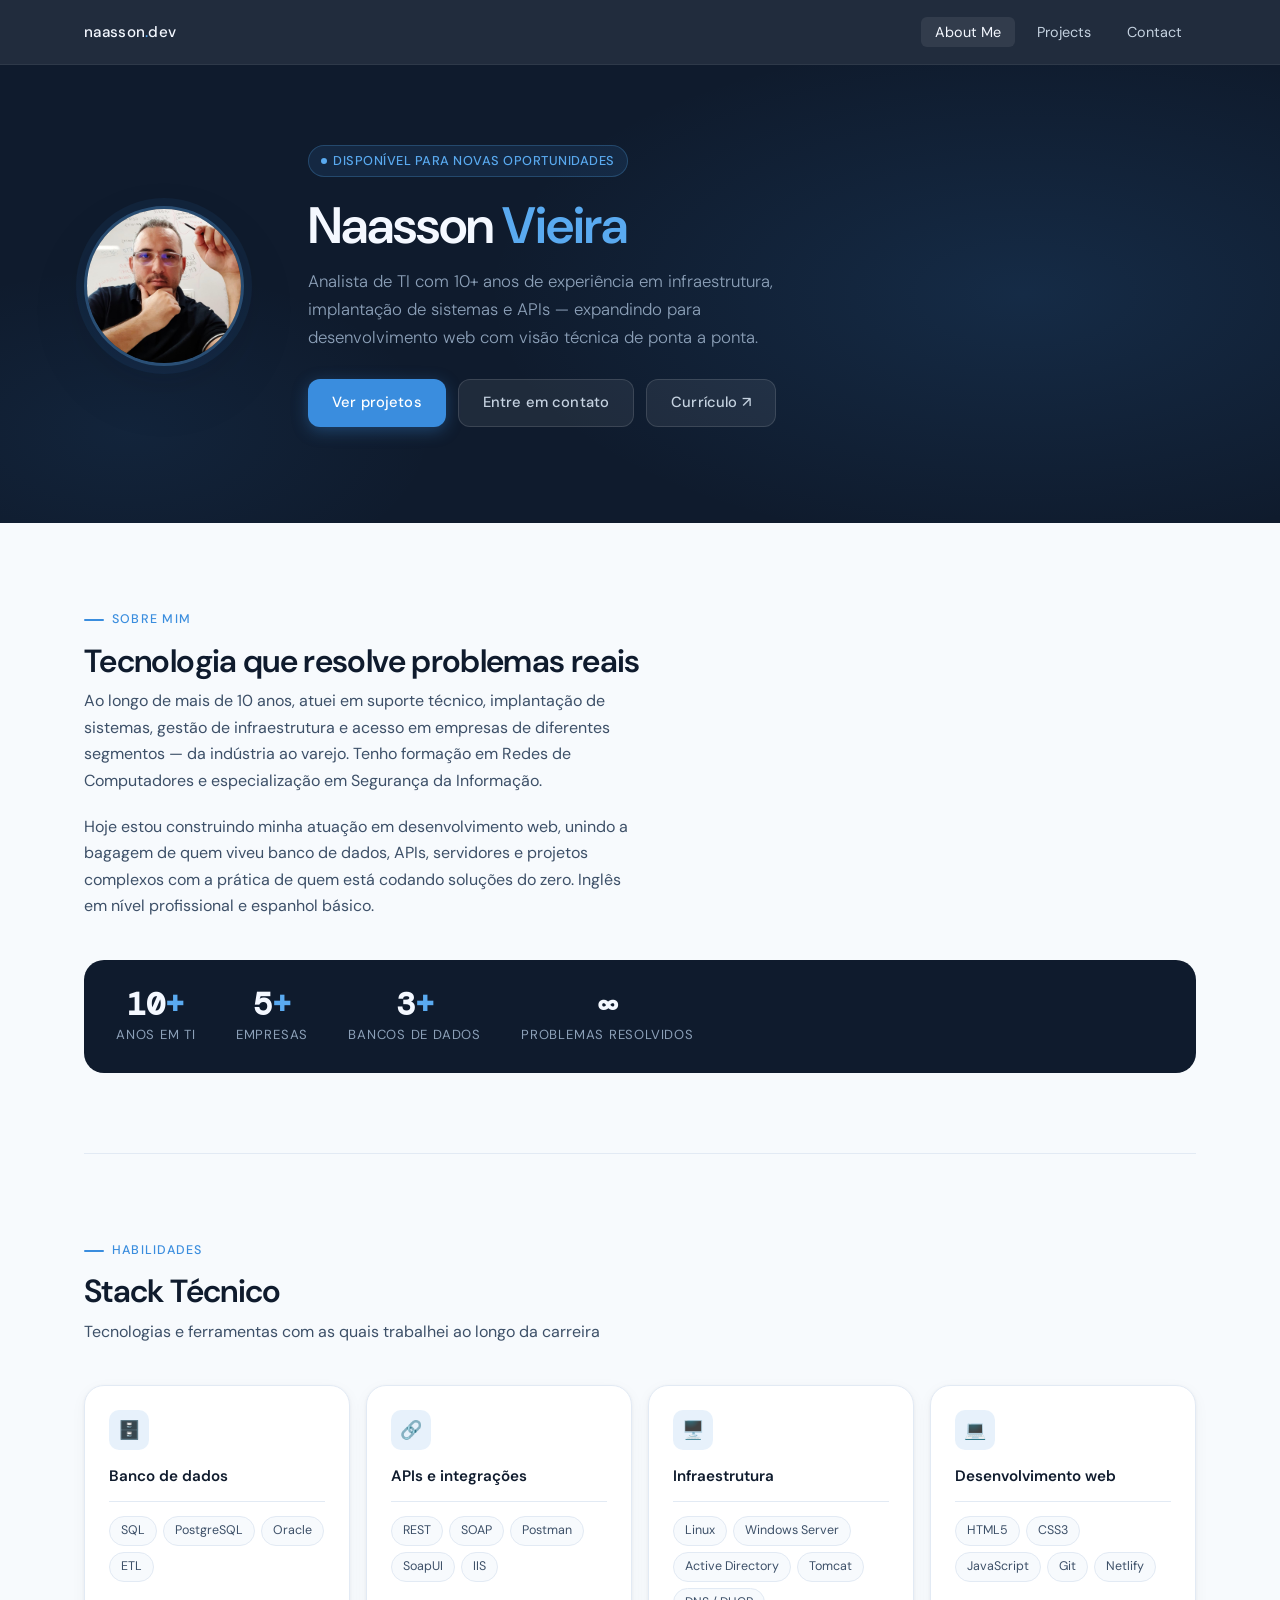
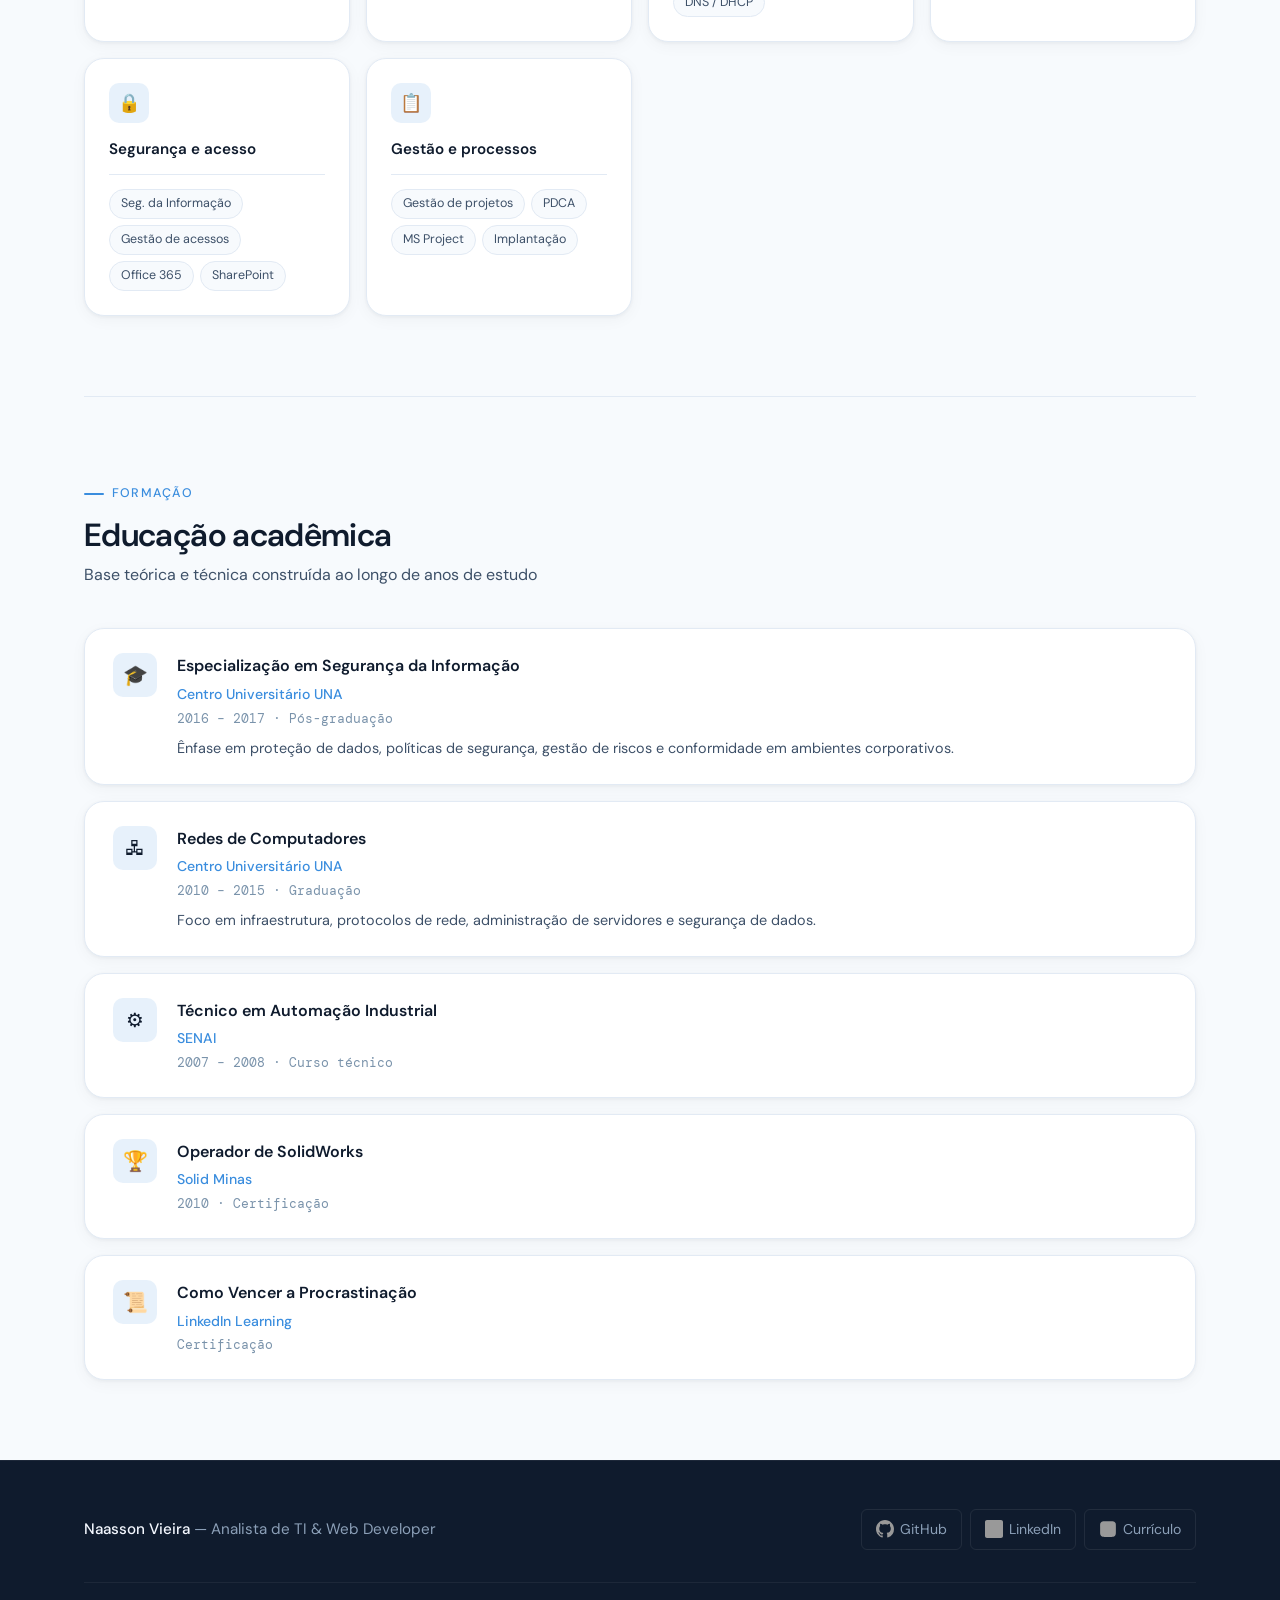
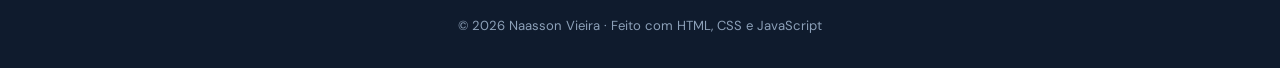
<file: index.html>
<!DOCTYPE html>
<html lang="pt-BR">
<head>
  <meta charset="UTF-8">
  <meta name="viewport" content="width=device-width, initial-scale=1.0">
  <meta name="description" content="Naasson Vieira — Analista de TI com 8 anos de experiência em infraestrutura, APIs e desenvolvimento web.">
  <title>Naasson Vieira | About Me</title>
  <link rel="stylesheet" href="style.css">
</head>
<body>

  <!-- ── Navigation ────────────────────────────────────── -->
  <nav class="nav">
    <div class="container nav-inner">
      <span class="nav-logo">naasson<span>.</span>dev</span>
      <ul class="nav-links">
        <li><a href="index.html" class="active">About Me</a></li>
        <li><a href="projects.html">Projects</a></li>
        <li><a href="contact.html">Contact</a></li>
      </ul>
    </div>
  </nav>

  <!-- ── Hero ──────────────────────────────────────────── -->
  <section class="hero">
    <div class="container hero-inner">

      <div class="hero-avatar fade-up">
        <img src="./img/naasson.jpg" alt="Naasson Vieira">
      </div>

      <div class="hero-text">
        <div class="hero-badge fade-up">Disponível para novas oportunidades</div>
        <h1 class="fade-up">Naasson <span>Vieira</span></h1>
        <p class="hero-sub fade-up">
          Analista de TI com 10+ anos de experiência em infraestrutura, implantação de sistemas e APIs —
          expandindo para desenvolvimento web com visão técnica de ponta a ponta.
        </p>
        <div class="hero-cta fade-up">
          <a href="projects.html" class="btn btn-primary">Ver projetos</a>
          <a href="contact.html" class="btn btn-ghost">Entre em contato</a>
          <a href="https://drive.google.com/file/d/1AeGUwHYbzQUqMaveAZDWxjcj-wySji8x/view?usp=drive_link"
             target="_blank" rel="noopener" class="btn btn-ghost">Currículo ↗</a>
        </div>
      </div>

    </div>
  </section>

  <!-- ── Main Content ───────────────────────────────────── -->
  <main>
    <div class="container">

      <!-- About Me -->
      <section class="page-section">
        <p class="section-label">Sobre mim</p>
        <h2 class="section-title">Tecnologia que resolve problemas reais</h2>
        <p class="section-desc" style="margin-bottom:20px">
          Ao longo de mais de 10 anos, atuei em suporte técnico, implantação de sistemas, gestão de
          infraestrutura e acesso em empresas de diferentes segmentos — da indústria ao varejo. Tenho
          formação em Redes de Computadores e especialização em Segurança da Informação.
        </p>
        <p class="section-desc">
          Hoje estou construindo minha atuação em desenvolvimento web, unindo a bagagem de quem viveu
          banco de dados, APIs, servidores e projetos complexos com a prática de quem está codando
          soluções do zero. Inglês em nível profissional e espanhol básico.
        </p>

        <!-- Stats -->
        <div class="stats-bar">
          <div class="stat-item">
            <div class="stat-number">10<span>+</span></div>
            <div class="stat-label">Anos em TI</div>
          </div>
          <div class="stat-item">
            <div class="stat-number">5<span>+</span></div>
            <div class="stat-label">Empresas</div>
          </div>
          <div class="stat-item">
            <div class="stat-number">3<span>+</span></div>
            <div class="stat-label">Bancos de dados</div>
          </div>
          <div class="stat-item">
            <div class="stat-number">∞</div>
            <div class="stat-label">Problemas resolvidos</div>
          </div>
        </div>
      </section>

      <!-- Skills -->
      <section class="page-section" id="skills">
        <p class="section-label">Habilidades</p>
        <h2 class="section-title">Stack Técnico</h2>
        <p class="section-desc">Tecnologias e ferramentas com as quais trabalhei ao longo da carreira</p>

        <div class="skills-grid">

          <div class="skill-card fade-up">
            <div class="skill-card-icon">🗄️</div>
            <div class="skill-card-title">Banco de dados</div>
            <div class="skill-tags">
              <span class="skill-tag">SQL</span>
              <span class="skill-tag">PostgreSQL</span>
              <span class="skill-tag">Oracle</span>
              <span class="skill-tag">ETL</span>
            </div>
          </div>

          <div class="skill-card fade-up">
            <div class="skill-card-icon">🔗</div>
            <div class="skill-card-title">APIs e integrações</div>
            <div class="skill-tags">
              <span class="skill-tag">REST</span>
              <span class="skill-tag">SOAP</span>
              <span class="skill-tag">Postman</span>
              <span class="skill-tag">SoapUI</span>
              <span class="skill-tag">IIS</span>
            </div>
          </div>

          <div class="skill-card fade-up">
            <div class="skill-card-icon">🖥️</div>
            <div class="skill-card-title">Infraestrutura</div>
            <div class="skill-tags">
              <span class="skill-tag">Linux</span>
              <span class="skill-tag">Windows Server</span>
              <span class="skill-tag">Active Directory</span>
              <span class="skill-tag">Tomcat</span>
              <span class="skill-tag">DNS / DHCP</span>
            </div>
          </div>

          <div class="skill-card fade-up">
            <div class="skill-card-icon">💻</div>
            <div class="skill-card-title">Desenvolvimento web</div>
            <div class="skill-tags">
              <span class="skill-tag">HTML5</span>
              <span class="skill-tag">CSS3</span>
              <span class="skill-tag">JavaScript</span>
              <span class="skill-tag">Git</span>
              <span class="skill-tag">Netlify</span>
            </div>
          </div>

          <div class="skill-card fade-up">
            <div class="skill-card-icon">🔒</div>
            <div class="skill-card-title">Segurança e acesso</div>
            <div class="skill-tags">
              <span class="skill-tag">Seg. da Informação</span>
              <span class="skill-tag">Gestão de acessos</span>
              <span class="skill-tag">Office 365</span>
              <span class="skill-tag">SharePoint</span>
            </div>
          </div>

          <div class="skill-card fade-up">
            <div class="skill-card-icon">📋</div>
            <div class="skill-card-title">Gestão e processos</div>
            <div class="skill-tags">
              <span class="skill-tag">Gestão de projetos</span>
              <span class="skill-tag">PDCA</span>
              <span class="skill-tag">MS Project</span>
              <span class="skill-tag">Implantação</span>
            </div>
          </div>

        </div>
      </section>

      <!-- Formação -->
      <section class="page-section" id="formacao">
        <p class="section-label">Formação</p>
        <h2 class="section-title">Educação acadêmica</h2>
        <p class="section-desc">Base teórica e técnica construída ao longo de anos de estudo</p>

        <div class="edu-grid">

          <div class="edu-card fade-up">
            <div class="edu-icon">🎓</div>
            <div class="edu-content">
              <div class="edu-title">Especialização em Segurança da Informação</div>
              <div class="edu-institution">Centro Universitário UNA</div>
              <div class="edu-period">2016 – 2017 · Pós-graduação</div>
              <p class="edu-desc">Ênfase em proteção de dados, políticas de segurança, gestão de riscos e conformidade em ambientes corporativos.</p>
            </div>
          </div>

          <div class="edu-card fade-up">
            <div class="edu-icon">🖧</div>
            <div class="edu-content">
              <div class="edu-title">Redes de Computadores</div>
              <div class="edu-institution">Centro Universitário UNA</div>
              <div class="edu-period">2010 – 2015 · Graduação</div>
              <p class="edu-desc">Foco em infraestrutura, protocolos de rede, administração de servidores e segurança de dados.</p>
            </div>
          </div>

          <div class="edu-card fade-up">
            <div class="edu-icon">⚙️</div>
            <div class="edu-content">
              <div class="edu-title">Técnico em Automação Industrial</div>
              <div class="edu-institution">SENAI</div>
              <div class="edu-period">2007 – 2008 · Curso técnico</div>
            </div>
          </div>

          <div class="edu-card fade-up">
            <div class="edu-icon">🏆</div>
            <div class="edu-content">
              <div class="edu-title">Operador de SolidWorks</div>
              <div class="edu-institution">Solid Minas</div>
              <div class="edu-period">2010 · Certificação</div>
            </div>
          </div>

          <div class="edu-card fade-up">
            <div class="edu-icon">📜</div>
            <div class="edu-content">
              <div class="edu-title">Como Vencer a Procrastinação</div>
              <div class="edu-institution">LinkedIn Learning</div>
              <div class="edu-period">Certificação</div>
            </div>
          </div>

        </div>
      </section>

    </div><!-- /container -->
  </main>

  <!-- ── Footer ─────────────────────────────────────────── -->
  <footer class="site-footer">
    <div class="container">
      <div class="footer-inner">
        <p class="footer-brand"><strong>Naasson Vieira</strong> — Analista de TI & Web Developer</p>
        <div class="footer-links">
          <a href="https://github.com/naassonvs" target="_blank" rel="noopener">
            <img src="./img/github.svg" alt=""> GitHub
          </a>
          <a href="https://linkedin.com/in/naassonsilva/" target="_blank" rel="noopener">
            <img src="./img/LinkedIn_icon.svg" alt=""> LinkedIn
          </a>
          <a href="https://drive.google.com/file/d/1AeGUwHYbzQUqMaveAZDWxjcj-wySji8x/view?usp=drive_link" target="_blank" rel="noopener">
            <img src="./img/google-drive.svg" alt=""> Currículo
          </a>
        </div>
      </div>
      <p class="footer-copy">&copy; 2026 Naasson Vieira · Feito com HTML, CSS e JavaScript</p>
    </div>
  </footer>

</body>
</html>
</file>
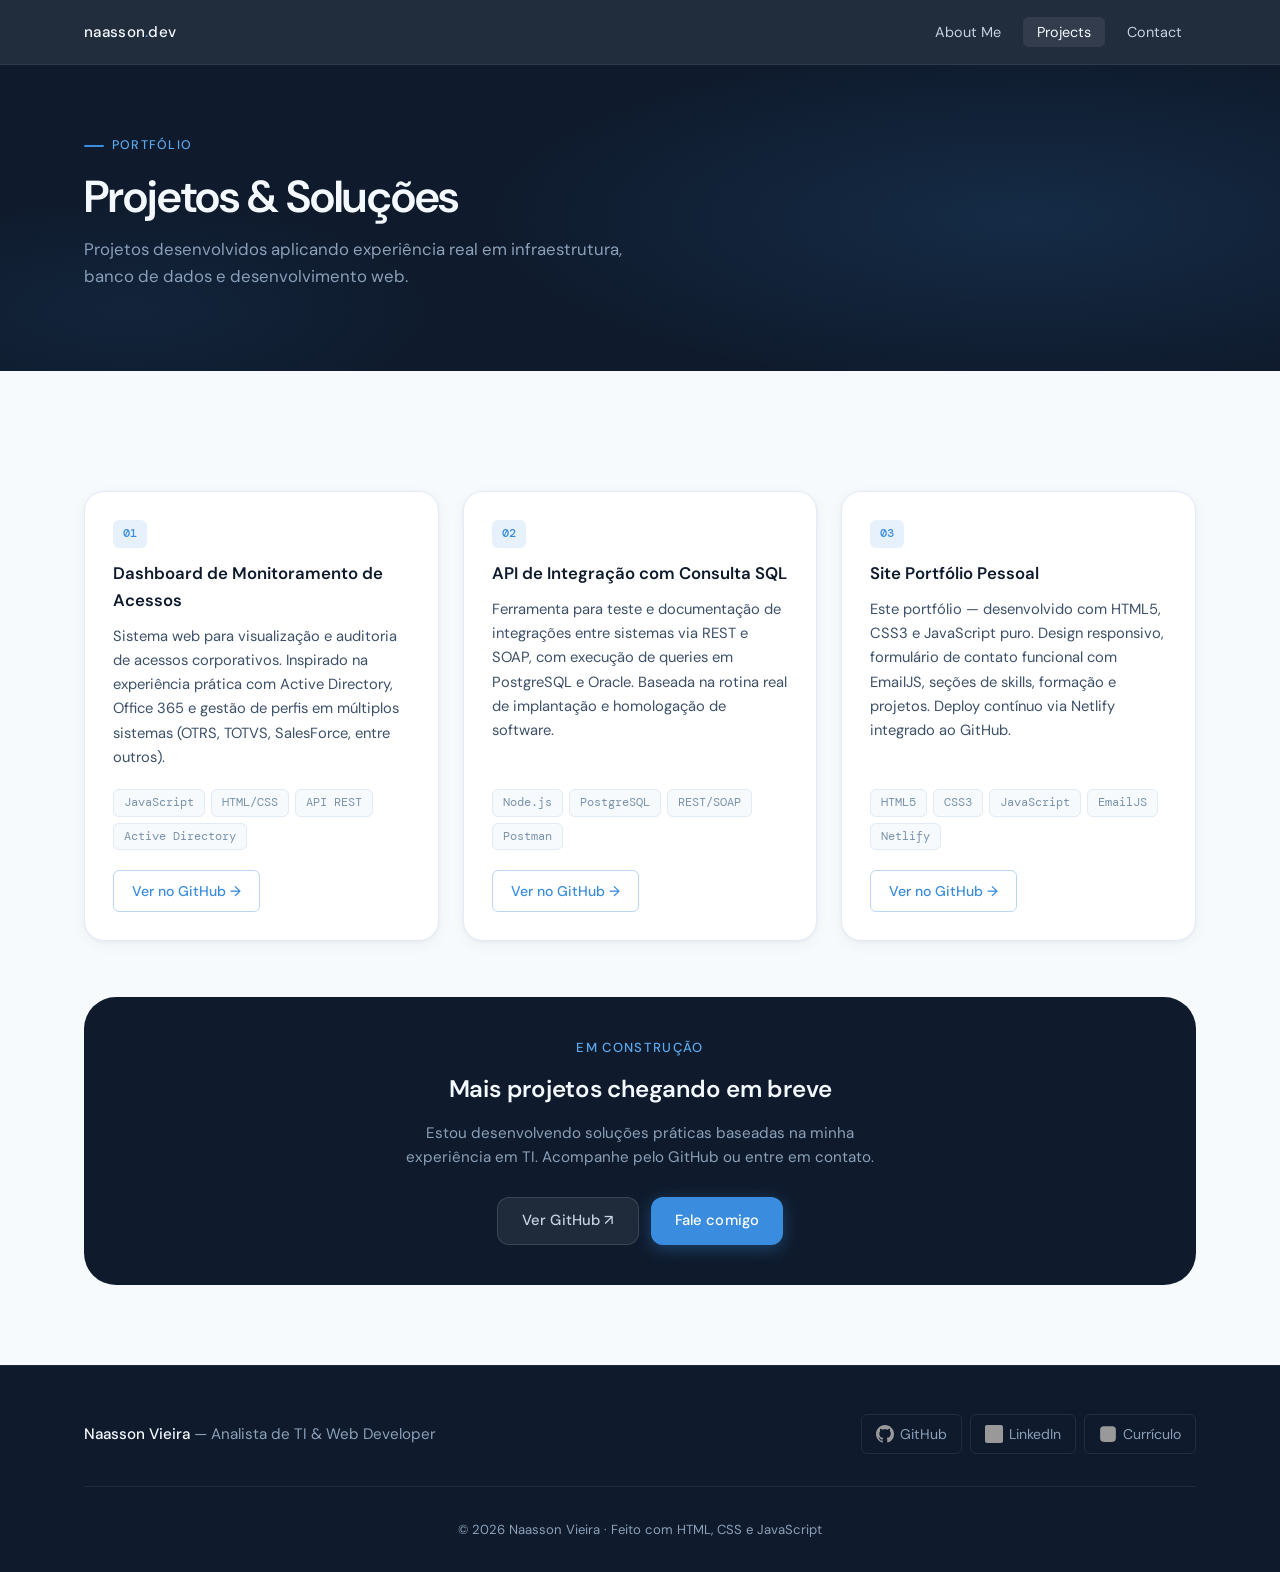
<file: projects.html>
<!DOCTYPE html>
<html lang="pt-BR">
<head>
  <meta charset="UTF-8">
  <meta name="viewport" content="width=device-width, initial-scale=1.0">
  <meta name="description" content="Projetos de Naasson Vieira — soluções em TI e desenvolvimento web.">
  <title>Naasson Vieira | Projects</title>
  <link rel="stylesheet" href="style.css">
</head>
<body>

  <!-- ── Navigation ────────────────────────────────────── -->
  <nav class="nav">
    <div class="container nav-inner">
      <span class="nav-logo">naasson<span>.</span>dev</span>
      <ul class="nav-links">
        <li><a href="index.html">About Me</a></li>
        <li><a href="projects.html" class="active">Projects</a></li>
        <li><a href="contact.html">Contact</a></li>
      </ul>
    </div>
  </nav>

  <!-- ── Page Hero ─────────────────────────────────────── -->
  <section class="hero" style="padding:64px 0 80px">
    <div class="container">
      <p class="section-label" style="color:var(--blue-light); margin-bottom:16px">Portfólio</p>
      <h1 style="font-size:clamp(1.8rem,4vw,2.8rem);font-weight:600;color:var(--white);letter-spacing:-.02em;margin-bottom:12px">
        Projetos & Soluções
      </h1>
      <p style="color:var(--slate);font-size:1.05rem;max-width:560px;line-height:1.65">
        Projetos desenvolvidos aplicando experiência real em infraestrutura, banco de dados e desenvolvimento web.
      </p>
    </div>
  </section>

  <!-- ── Projects ──────────────────────────────────────── -->
  <main>
    <div class="container">
      <section class="page-section">

        <div class="project-grid">

          <div class="project-card fade-up">
            <div class="project-card-header">
              <span class="project-number">01</span>
            </div>
            <h3>Dashboard de Monitoramento de Acessos</h3>
            <p>
              Sistema web para visualização e auditoria de acessos corporativos. Inspirado na experiência
              prática com Active Directory, Office 365 e gestão de perfis em múltiplos sistemas
              (OTRS, TOTVS, SalesForce, entre outros).
            </p>
            <div class="project-tags">
              <span class="project-tag">JavaScript</span>
              <span class="project-tag">HTML/CSS</span>
              <span class="project-tag">API REST</span>
              <span class="project-tag">Active Directory</span>
            </div>
            <a href="https://github.com/naassonvs" target="_blank" class="project-link">
              Ver no GitHub →
            </a>
          </div>

          <div class="project-card fade-up">
            <div class="project-card-header">
              <span class="project-number">02</span>
            </div>
            <h3>API de Integração com Consulta SQL</h3>
            <p>
              Ferramenta para teste e documentação de integrações entre sistemas via REST e SOAP,
              com execução de queries em PostgreSQL e Oracle. Baseada na rotina real de implantação
              e homologação de software.
            </p>
            <div class="project-tags">
              <span class="project-tag">Node.js</span>
              <span class="project-tag">PostgreSQL</span>
              <span class="project-tag">REST/SOAP</span>
              <span class="project-tag">Postman</span>
            </div>
            <a href="https://github.com/naassonvs" target="_blank" class="project-link">
              Ver no GitHub →
            </a>
          </div>

          <div class="project-card fade-up">
            <div class="project-card-header">
              <span class="project-number">03</span>
            </div>
            <h3>Site Portfólio Pessoal</h3>
            <p>
              Este portfólio — desenvolvido com HTML5, CSS3 e JavaScript puro. Design responsivo,
              formulário de contato funcional com EmailJS, seções de skills, formação e projetos.
              Deploy contínuo via Netlify integrado ao GitHub.
            </p>
            <div class="project-tags">
              <span class="project-tag">HTML5</span>
              <span class="project-tag">CSS3</span>
              <span class="project-tag">JavaScript</span>
              <span class="project-tag">EmailJS</span>
              <span class="project-tag">Netlify</span>
            </div>
            <a href="https://github.com/naassonvs/Site-Meu-Portifolio" target="_blank" class="project-link">
              Ver no GitHub →
            </a>
          </div>

        </div>

        <!-- CTA -->
        <div style="margin-top:56px; text-align:center; padding:40px 32px; background:var(--navy); border-radius:var(--radius-xl);">
          <p style="font-size:.82rem;font-weight:500;color:var(--blue-light);letter-spacing:.1em;text-transform:uppercase;margin-bottom:12px">Em construção</p>
          <h3 style="font-size:1.5rem;font-weight:600;color:var(--white);margin-bottom:12px;letter-spacing:-.01em">
            Mais projetos chegando em breve
          </h3>
          <p style="color:var(--slate);font-size:.95rem;margin-bottom:28px;max-width:480px;margin-left:auto;margin-right:auto">
            Estou desenvolvendo soluções práticas baseadas na minha experiência em TI.
            Acompanhe pelo GitHub ou entre em contato.
          </p>
          <div style="display:flex;gap:12px;justify-content:center;flex-wrap:wrap">
            <a href="https://github.com/naassonvs" target="_blank" class="btn btn-ghost">Ver GitHub ↗</a>
            <a href="contact.html" class="btn btn-primary">Fale comigo</a>
          </div>
        </div>

      </section>
    </div>
  </main>

  <!-- ── Footer ─────────────────────────────────────────── -->
  <footer class="site-footer">
    <div class="container">
      <div class="footer-inner">
        <p class="footer-brand"><strong>Naasson Vieira</strong> — Analista de TI & Web Developer</p>
        <div class="footer-links">
          <a href="https://github.com/naassonvs" target="_blank" rel="noopener">
            <img src="./img/github.svg" alt=""> GitHub
          </a>
          <a href="https://linkedin.com/in/naassonsilva/" target="_blank" rel="noopener">
            <img src="./img/LinkedIn_icon.svg" alt=""> LinkedIn
          </a>
          <a href="https://drive.google.com/file/d/1AeGUwHYbzQUqMaveAZDWxjcj-wySji8x/view?usp=drive_link" target="_blank" rel="noopener">
            <img src="./img/google-drive.svg" alt=""> Currículo
          </a>
        </div>
      </div>
      <p class="footer-copy">&copy; 2026 Naasson Vieira · Feito com HTML, CSS e JavaScript</p>
    </div>
  </footer>

</body>
</html>
</file>
<file: style.css>
/* ============================================================
   NAASSON VIEIRA — DESIGN SYSTEM
   ============================================================ */

@import url('https://fonts.googleapis.com/css2?family=DM+Sans:ital,opsz,wght@0,9..40,300;0,9..40,400;0,9..40,500;0,9..40,600;1,9..40,300&family=DM+Mono:wght@400;500&display=swap');

/* ── Tokens ─────────────────────────────────────────────── */
:root {
  --navy:       #0f1b2d;
  --navy-mid:   #1a2d45;
  --navy-soft:  #243652;
  --blue:       #3a8dde;
  --blue-light: #5aaaf0;
  --blue-dim:   rgba(58,141,222,.12);
  --slate:      #8ca0b8;
  --slate-soft: #c5d2e0;
  --white:      #f4f8ff;
  --white-pure: #ffffff;
  --surface:    #ffffff;
  --surface-2:  #f7fafd;
  --border:     #e2eaf4;
  --text-1:     #0f1b2d;
  --text-2:     #3d5068;
  --text-3:     #7a93ab;
  --radius-sm:  6px;
  --radius-md:  12px;
  --radius-lg:  20px;
  --radius-xl:  32px;
  --shadow-sm:  0 1px 4px rgba(15,27,45,.06), 0 4px 16px rgba(15,27,45,.04);
  --shadow-md:  0 4px 12px rgba(15,27,45,.08), 0 12px 40px rgba(15,27,45,.06);
  --shadow-lg:  0 8px 24px rgba(15,27,45,.10), 0 24px 64px rgba(15,27,45,.08);
  --transition: 260ms cubic-bezier(.4,0,.2,1);
  --font:       'DM Sans', system-ui, sans-serif;
  --mono:       'DM Mono', monospace;
}

/* ── Reset ──────────────────────────────────────────────── */
*, *::before, *::after { margin:0; padding:0; box-sizing:border-box; }
html { scroll-behavior:smooth; font-size:16px; }

body {
  font-family: var(--font);
  background: var(--surface-2);
  color: var(--text-1);
  line-height: 1.6;
  -webkit-font-smoothing: antialiased;
}

img { display:block; max-width:100%; }
a   { color:inherit; text-decoration:none; }
ul  { list-style:none; }

/* ── Layout ─────────────────────────────────────────────── */
.container {
  max-width: 1160px;
  margin: 0 auto;
  padding: 0 24px;
}

/* ── Navigation ─────────────────────────────────────────── */
.nav {
  position: sticky;
  top: 0;
  z-index: 100;
  background: rgba(15,27,45,.92);
  backdrop-filter: blur(16px);
  -webkit-backdrop-filter: blur(16px);
  border-bottom: 1px solid rgba(255,255,255,.06);
}

.nav-inner {
  display: flex;
  align-items: center;
  justify-content: space-between;
  height: 64px;
}

.nav-logo {
  font-size: .95rem;
  font-weight: 500;
  color: var(--white);
  letter-spacing: .02em;
}

.nav-logo span { color: var(--blue-light); }

.nav-links {
  display: flex;
  gap: 8px;
}

.nav-links a {
  color: var(--slate-soft);
  font-size: .9rem;
  font-weight: 400;
  padding: 6px 14px;
  border-radius: var(--radius-sm);
  transition: color var(--transition), background var(--transition);
}

.nav-links a:hover,
.nav-links a.active {
  color: var(--white);
  background: rgba(255,255,255,.08);
}

/* ── Hero ───────────────────────────────────────────────── */
.hero {
  background: var(--navy);
  padding: 80px 0 96px;
  position: relative;
  overflow: hidden;
}

.hero::before {
  content: '';
  position: absolute;
  inset: 0;
  background: radial-gradient(ellipse 60% 80% at 80% 50%, rgba(58,141,222,.14) 0%, transparent 70%),
              radial-gradient(ellipse 40% 60% at 10% 80%, rgba(58,141,222,.08) 0%, transparent 60%);
  pointer-events: none;
}

.hero-inner {
  display: flex;
  align-items: center;
  gap: 64px;
  position: relative;
}

.hero-avatar {
  flex-shrink: 0;
  width: 160px;
  height: 160px;
  border-radius: 50%;
  overflow: hidden;
  border: 3px solid rgba(90,170,240,.35);
  box-shadow: 0 0 0 8px rgba(58,141,222,.08), var(--shadow-lg);
}

.hero-avatar img {
  width: 100%;
  height: 100%;
  object-fit: cover;
}

.hero-text { flex: 1; }

.hero-badge {
  display: inline-flex;
  align-items: center;
  gap: 6px;
  background: var(--blue-dim);
  border: 1px solid rgba(90,170,240,.25);
  color: var(--blue-light);
  font-size: .8rem;
  font-weight: 500;
  padding: 5px 12px;
  border-radius: 999px;
  margin-bottom: 20px;
  letter-spacing: .04em;
  text-transform: uppercase;
}

.hero-badge::before {
  content: '';
  width: 6px; height: 6px;
  background: var(--blue-light);
  border-radius: 50%;
  animation: pulse 2s infinite;
}

@keyframes pulse {
  0%,100% { opacity:1; transform:scale(1); }
  50%      { opacity:.5; transform:scale(.7); }
}

.hero h1 {
  font-size: clamp(2rem, 5vw, 3.2rem);
  font-weight: 600;
  color: var(--white);
  line-height: 1.15;
  margin-bottom: 12px;
  letter-spacing: -.02em;
}

.hero h1 span { color: var(--blue-light); }

.hero-sub {
  font-size: 1.05rem;
  color: var(--slate);
  font-weight: 300;
  margin-bottom: 28px;
  max-width: 520px;
  line-height: 1.65;
}

.hero-cta {
  display: flex;
  gap: 12px;
  flex-wrap: wrap;
}

/* ── Buttons ─────────────────────────────────────────────── */
.btn {
  display: inline-flex;
  align-items: center;
  gap: 8px;
  padding: 11px 24px;
  border-radius: var(--radius-md);
  font-size: .92rem;
  font-weight: 500;
  font-family: var(--font);
  cursor: pointer;
  border: none;
  transition: all var(--transition);
  text-decoration: none;
  letter-spacing: .01em;
}

.btn-primary {
  background: var(--blue);
  color: #fff;
  box-shadow: 0 4px 16px rgba(58,141,222,.35);
}

.btn-primary:hover {
  background: var(--blue-light);
  transform: translateY(-2px);
  box-shadow: 0 8px 24px rgba(58,141,222,.45);
}

.btn-ghost {
  background: rgba(255,255,255,.07);
  color: var(--slate-soft);
  border: 1px solid rgba(255,255,255,.12);
}

.btn-ghost:hover {
  background: rgba(255,255,255,.12);
  color: var(--white);
  transform: translateY(-2px);
}

.btn-outline {
  background: transparent;
  color: var(--blue);
  border: 1.5px solid var(--blue);
}

.btn-outline:hover {
  background: var(--blue);
  color: #fff;
  transform: translateY(-2px);
}

/* ── Section Headers ─────────────────────────────────────── */
.section-label {
  display: inline-flex;
  align-items: center;
  gap: 8px;
  font-size: .78rem;
  font-weight: 500;
  color: var(--blue);
  letter-spacing: .1em;
  text-transform: uppercase;
  margin-bottom: 12px;
}

.section-label::before {
  content: '';
  width: 20px; height: 2px;
  background: var(--blue);
  border-radius: 2px;
}

.section-title {
  font-size: clamp(1.5rem, 3vw, 2rem);
  font-weight: 600;
  color: var(--text-1);
  letter-spacing: -.02em;
  line-height: 1.2;
  margin-bottom: 8px;
}

.section-desc {
  font-size: 1rem;
  color: var(--text-2);
  max-width: 560px;
  line-height: 1.65;
}

/* ── Page Sections ───────────────────────────────────────── */
.page-section {
  padding: 80px 0;
}

.page-section + .page-section {
  border-top: 1px solid var(--border);
}

/* ── Cards ───────────────────────────────────────────────── */
.card {
  background: var(--surface);
  border: 1px solid var(--border);
  border-radius: var(--radius-lg);
  padding: 28px;
  box-shadow: var(--shadow-sm);
  transition: transform var(--transition), box-shadow var(--transition), border-color var(--transition);
}

.card:hover {
  transform: translateY(-4px);
  box-shadow: var(--shadow-md);
  border-color: rgba(58,141,222,.25);
}

/* ── Skills Grid ─────────────────────────────────────────── */
.skills-grid {
  display: grid;
  grid-template-columns: repeat(auto-fit, minmax(240px, 1fr));
  gap: 16px;
  margin-top: 40px;
}

.skill-card {
  background: var(--surface);
  border: 1px solid var(--border);
  border-radius: var(--radius-lg);
  padding: 24px;
  box-shadow: var(--shadow-sm);
  transition: transform var(--transition), box-shadow var(--transition), border-color var(--transition);
}

.skill-card:hover {
  transform: translateY(-4px);
  box-shadow: var(--shadow-md);
  border-color: rgba(58,141,222,.3);
}

.skill-card-icon {
  width: 40px; height: 40px;
  border-radius: 10px;
  background: var(--blue-dim);
  display: flex; align-items: center; justify-content: center;
  margin-bottom: 14px;
  font-size: 18px;
}

.skill-card-title {
  font-size: .95rem;
  font-weight: 600;
  color: var(--text-1);
  margin-bottom: 14px;
  padding-bottom: 12px;
  border-bottom: 1.5px solid var(--border);
}

.skill-tags {
  display: flex;
  flex-wrap: wrap;
  gap: 6px;
}

.skill-tag {
  font-size: .78rem;
  font-weight: 400;
  padding: 4px 11px;
  border-radius: 999px;
  background: var(--surface-2);
  border: 1px solid var(--border);
  color: var(--text-2);
  transition: background var(--transition), color var(--transition), border-color var(--transition);
}

.skill-tag:hover {
  background: var(--blue-dim);
  border-color: rgba(58,141,222,.3);
  color: var(--blue);
}

/* ── Education Items ─────────────────────────────────────── */
.edu-grid {
  display: grid;
  gap: 16px;
  margin-top: 40px;
}

.edu-card {
  background: var(--surface);
  border: 1px solid var(--border);
  border-radius: var(--radius-lg);
  padding: 24px 28px;
  box-shadow: var(--shadow-sm);
  display: flex;
  gap: 20px;
  align-items: flex-start;
  transition: transform var(--transition), box-shadow var(--transition);
}

.edu-card:hover {
  transform: translateY(-3px);
  box-shadow: var(--shadow-md);
}

.edu-icon {
  width: 44px; height: 44px;
  border-radius: 10px;
  background: var(--blue-dim);
  display: flex; align-items: center; justify-content: center;
  font-size: 20px;
  flex-shrink: 0;
}

.edu-content { flex: 1; }

.edu-title {
  font-size: 1rem;
  font-weight: 600;
  color: var(--text-1);
  margin-bottom: 4px;
}

.edu-institution {
  font-size: .88rem;
  color: var(--blue);
  font-weight: 500;
  margin-bottom: 2px;
}

.edu-period {
  font-size: .82rem;
  color: var(--text-3);
  font-family: var(--mono);
}

.edu-desc {
  font-size: .9rem;
  color: var(--text-2);
  line-height: 1.6;
  margin-top: 8px;
}

/* ── Project Grid ────────────────────────────────────────── */
.project-grid {
  display: grid;
  grid-template-columns: repeat(auto-fill, minmax(320px, 1fr));
  gap: 24px;
  margin-top: 40px;
}

.project-card {
  background: var(--surface);
  border: 1px solid var(--border);
  border-radius: var(--radius-lg);
  padding: 28px;
  box-shadow: var(--shadow-sm);
  display: flex;
  flex-direction: column;
  transition: transform var(--transition), box-shadow var(--transition), border-color var(--transition);
}

.project-card:hover {
  transform: translateY(-5px);
  box-shadow: var(--shadow-md);
  border-color: rgba(58,141,222,.3);
}

.project-card-header {
  display: flex;
  align-items: flex-start;
  justify-content: space-between;
  margin-bottom: 12px;
}

.project-number {
  font-size: .78rem;
  font-weight: 500;
  color: var(--blue);
  font-family: var(--mono);
  background: var(--blue-dim);
  padding: 4px 10px;
  border-radius: 6px;
}

.project-card h3 {
  font-size: 1.05rem;
  font-weight: 600;
  color: var(--text-1);
  margin-bottom: 10px;
}

.project-card p {
  font-size: .92rem;
  color: var(--text-2);
  line-height: 1.65;
  flex: 1;
  margin-bottom: 20px;
}

.project-tags {
  display: flex;
  flex-wrap: wrap;
  gap: 6px;
  margin-bottom: 20px;
}

.project-tag {
  font-size: .75rem;
  padding: 3px 10px;
  border-radius: 6px;
  background: var(--surface-2);
  border: 1px solid var(--border);
  color: var(--text-3);
  font-family: var(--mono);
}

.project-link {
  display: inline-flex;
  align-items: center;
  gap: 6px;
  font-size: .88rem;
  font-weight: 500;
  color: var(--blue);
  padding: 9px 18px;
  border: 1.5px solid rgba(58,141,222,.35);
  border-radius: var(--radius-sm);
  transition: all var(--transition);
  align-self: flex-start;
}

.project-link:hover {
  background: var(--blue);
  color: #fff;
  border-color: var(--blue);
  transform: translateX(3px);
}

/* ── Stats Bar ───────────────────────────────────────────── */
.stats-bar {
  display: flex;
  gap: 40px;
  margin-top: 40px;
  padding: 28px 32px;
  background: var(--navy);
  border-radius: var(--radius-lg);
  flex-wrap: wrap;
}

.stat-item { text-align: center; }

.stat-number {
  font-size: 2rem;
  font-weight: 600;
  color: var(--white);
  font-family: var(--mono);
  line-height: 1;
  margin-bottom: 4px;
}

.stat-number span { color: var(--blue-light); }

.stat-label {
  font-size: .82rem;
  color: var(--slate);
  text-transform: uppercase;
  letter-spacing: .06em;
}

/* ── Footer ──────────────────────────────────────────────── */
.site-footer {
  background: var(--navy);
  border-top: 1px solid rgba(255,255,255,.06);
  padding: 48px 0 32px;
}

.footer-inner {
  display: flex;
  align-items: center;
  justify-content: space-between;
  gap: 24px;
  flex-wrap: wrap;
}

.footer-brand {
  font-size: .95rem;
  color: var(--slate);
  font-weight: 400;
}

.footer-brand strong { color: var(--white); font-weight: 500; }

.footer-links {
  display: flex;
  gap: 8px;
}

.footer-links a {
  display: flex;
  align-items: center;
  gap: 6px;
  color: var(--slate);
  font-size: .88rem;
  padding: 8px 14px;
  border-radius: var(--radius-sm);
  border: 1px solid rgba(255,255,255,.08);
  transition: all var(--transition);
}

.footer-links a img {
  width: 18px; height: 18px;
  filter: brightness(0) invert(.6);
}

.footer-links a:hover {
  color: var(--white);
  border-color: rgba(255,255,255,.2);
  background: rgba(255,255,255,.05);
}

.footer-links a:hover img { filter: brightness(0) invert(1); }

.footer-copy {
  width: 100%;
  text-align: center;
  padding-top: 32px;
  margin-top: 32px;
  border-top: 1px solid rgba(255,255,255,.06);
  font-size: .82rem;
  color: var(--slate);
}

/* ── Animations ──────────────────────────────────────────── */
@keyframes fadeUp {
  from { opacity:0; transform:translateY(20px); }
  to   { opacity:1; transform:translateY(0); }
}

.fade-up {
  opacity: 0;
  animation: fadeUp .5s ease forwards;
}

.fade-up:nth-child(1) { animation-delay: .05s; }
.fade-up:nth-child(2) { animation-delay: .12s; }
.fade-up:nth-child(3) { animation-delay: .19s; }
.fade-up:nth-child(4) { animation-delay: .26s; }
.fade-up:nth-child(5) { animation-delay: .33s; }
.fade-up:nth-child(6) { animation-delay: .40s; }

/* ── Responsive ──────────────────────────────────────────── */
@media (max-width: 768px) {
  .hero-inner   { flex-direction:column; gap:32px; text-align:center; }
  .hero-cta     { justify-content:center; }
  .hero-avatar  { width:120px; height:120px; }
  .nav-logo     { display:none; }
  .stats-bar    { justify-content:center; gap:24px; }
  .footer-inner { flex-direction:column; text-align:center; }
  .footer-links { flex-wrap:wrap; justify-content:center; }
  .skills-grid  { grid-template-columns:1fr; }
  .project-grid { grid-template-columns:1fr; }
}

@media (max-width: 480px) {
  .container { padding:0 16px; }
  .page-section { padding:56px 0; }
  .hero { padding:56px 0 72px; }
}
</file>
